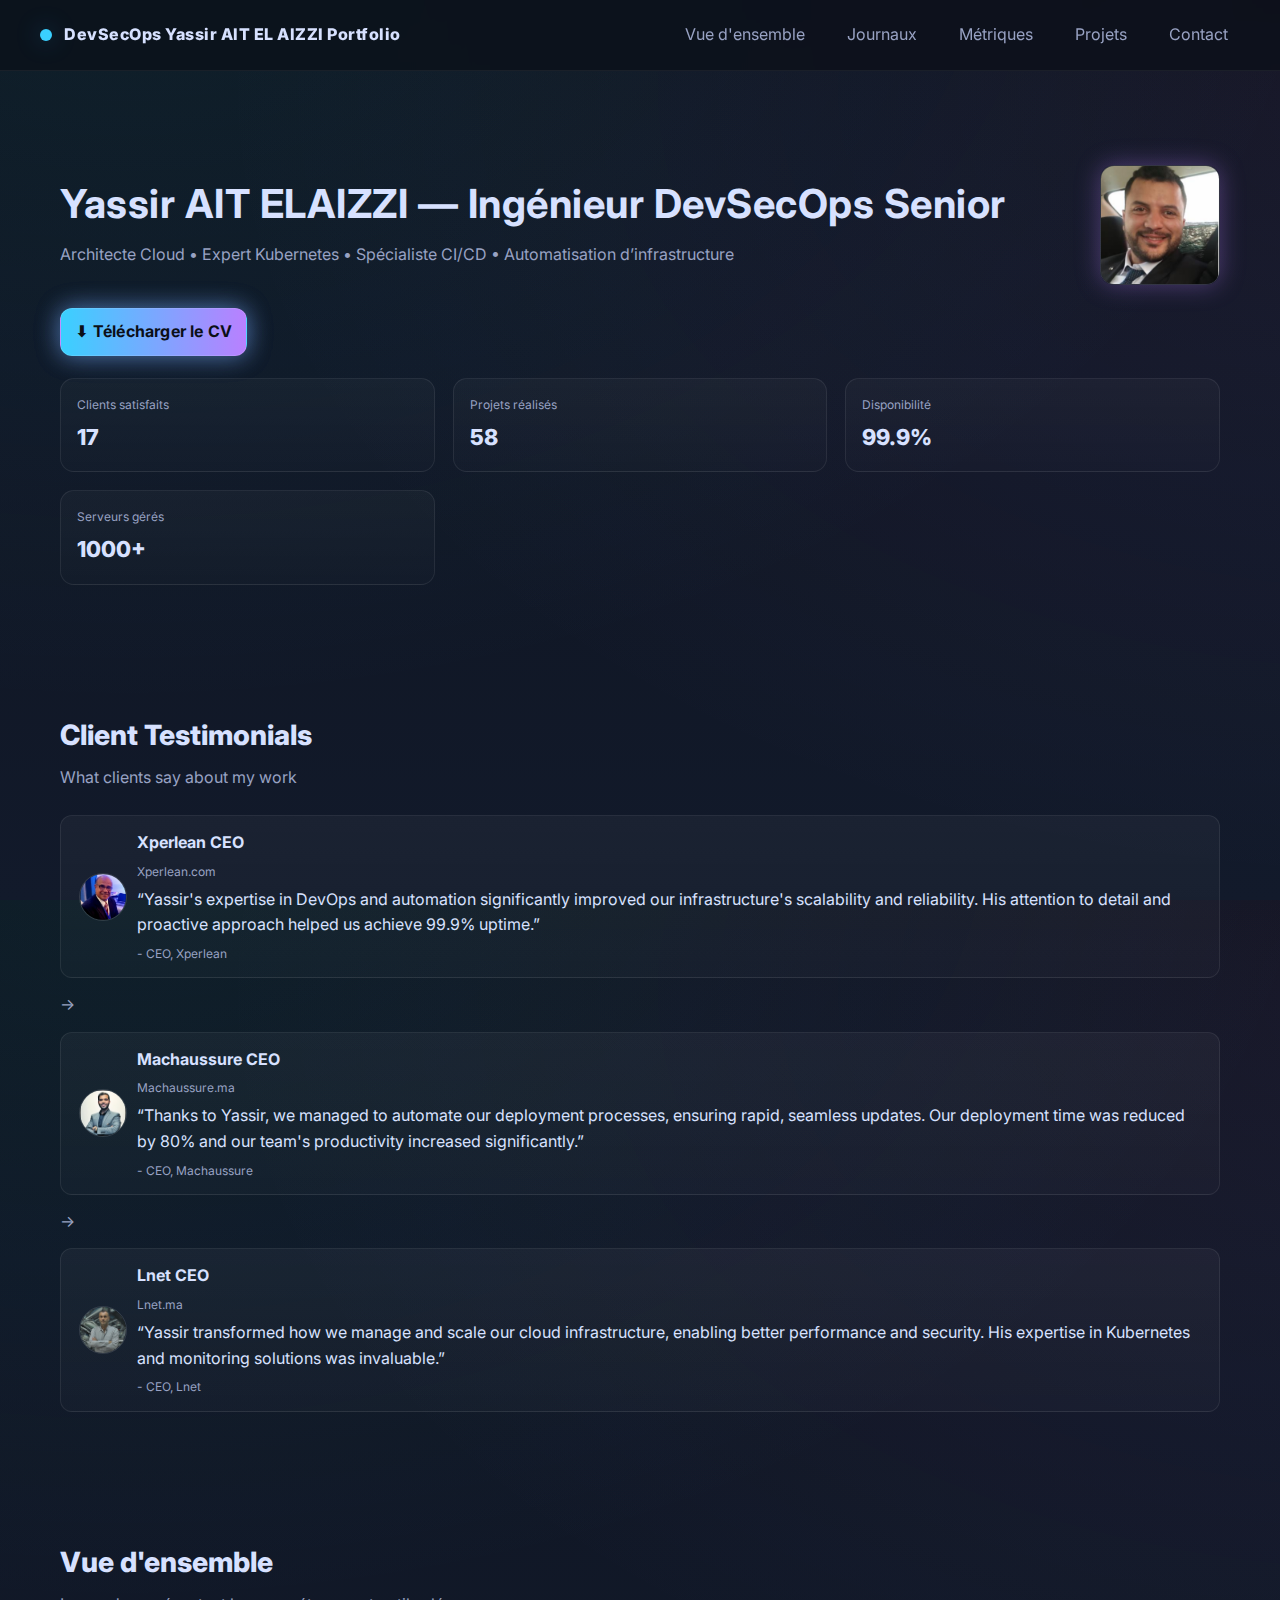
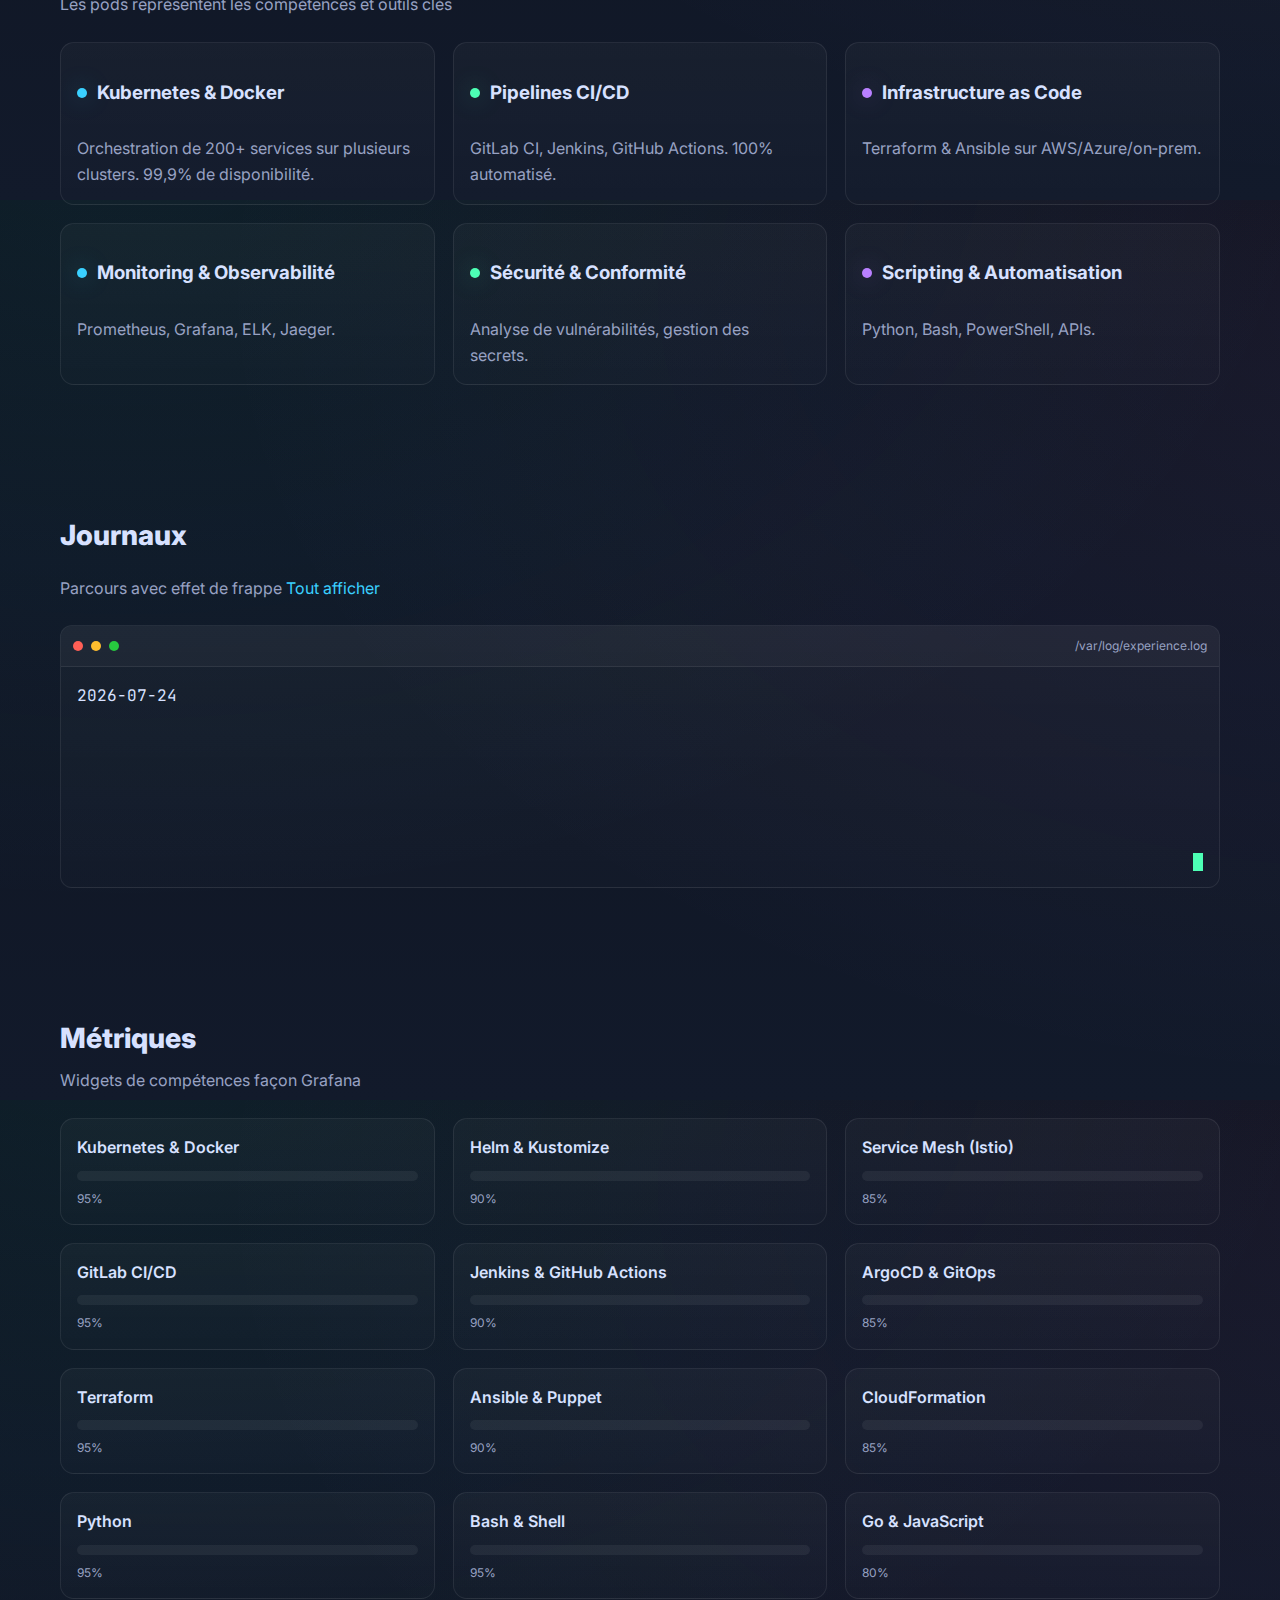
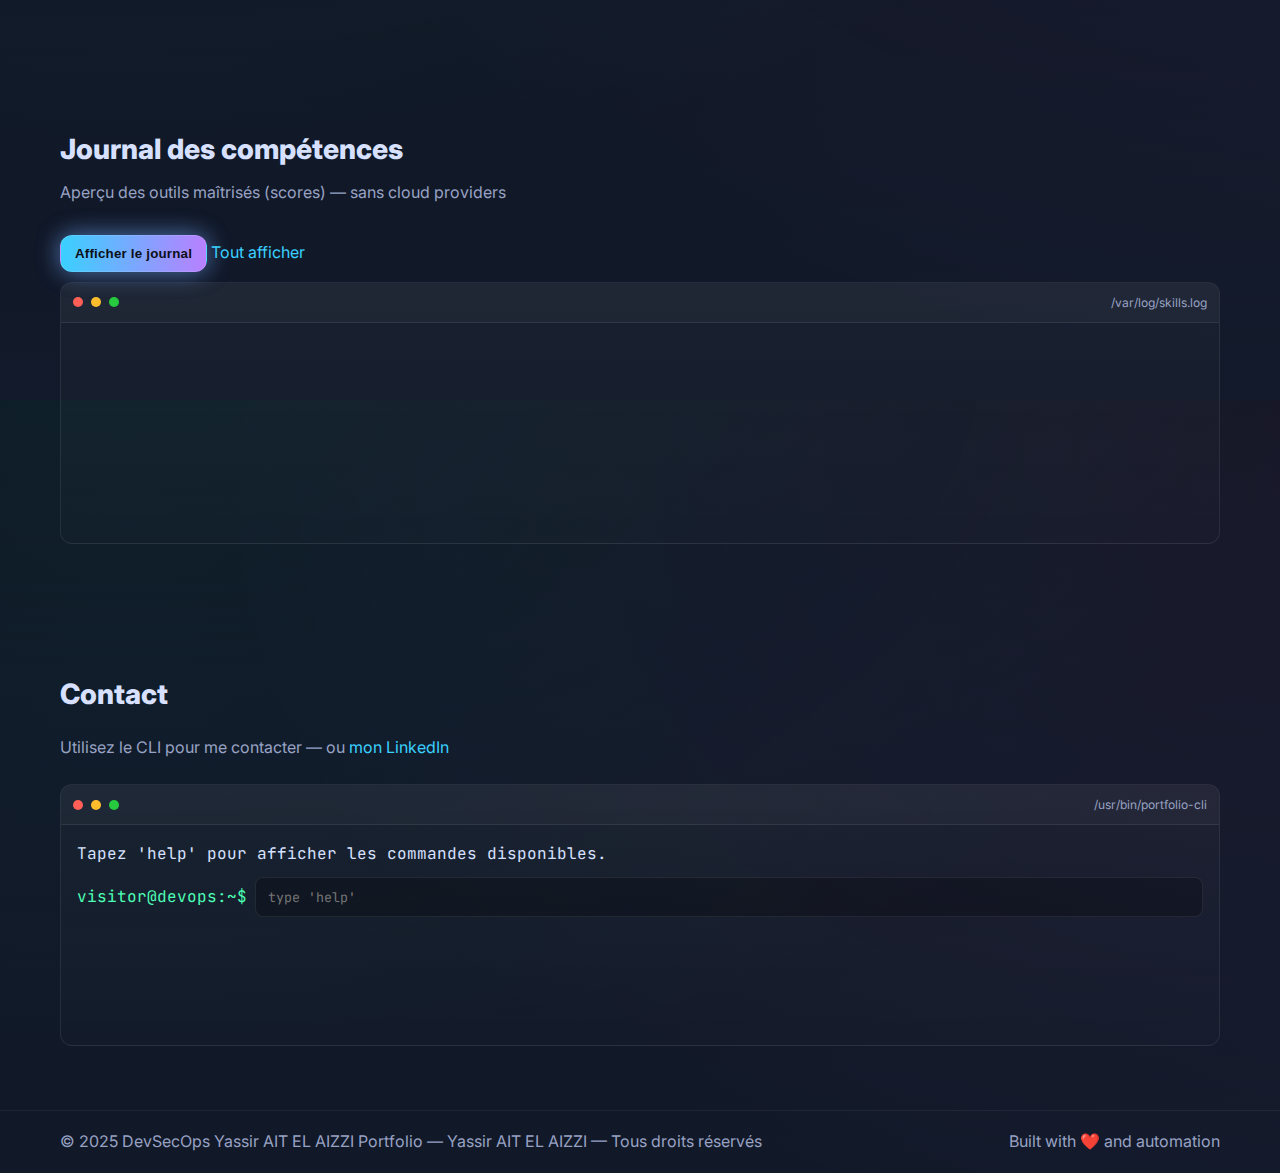
<file: index.html>
<!DOCTYPE html>
<html lang="en">
  <head>
    <meta charset="utf-8" />
    <meta name="viewport" content="width=device-width, initial-scale=1" />
    <title>DevSecOps Yassir AIT EL AIZZI Portfolio</title>
    <meta name="description" content="Modern DevSecOps dashboard-style portfolio with logs, metrics, and CLI contact." />

    <!-- Fonts -->
    <link rel="preconnect" href="https://fonts.googleapis.com" />
    <link rel="preconnect" href="https://fonts.gstatic.com" crossorigin />
    <link href="https://fonts.googleapis.com/css2?family=Inter:wght@300;400;600;800&family=JetBrains+Mono:wght@300;400;600&display=swap" rel="stylesheet" />

    <link rel="stylesheet" href="style.css" />
  </head>
  <body>
    <header class="navbar">
      <div class="container nav-inner">
        <div class="brand">
          <span class="logo-glow"></span>
          <span class="logo-text">DevSecOps Yassir AIT EL AIZZI Portfolio</span>
        </div>
        <button id="menu-toggle" class="hamburger" aria-label="Ouvrir le menu" aria-expanded="false" aria-controls="primary-nav">
          <span class="bar"></span>
          <span class="bar"></span>
          <span class="bar"></span>
        </button>
        <nav id="primary-nav" class="nav-links">
          <a href="#overview">Vue d'ensemble</a>
          <a href="#logs">Journaux</a>
          <a href="#metrics">Métriques</a>
          <a href="projects.html">Projets</a>
          <a href="#contact">Contact</a>
        </nav>
      </div>
    </header>

    <main>
      <!-- Hero / Intro -->
      <section class="hero section">
        <div class="container hero-inner">
          <div class="hero-header">
            <div class="hero-text">
              <h1>Yassir AIT ELAIZZI — Ingénieur DevSecOps Senior</h1>
              <p>Architecte Cloud • Expert Kubernetes • Spécialiste CI/CD • Automatisation d’infrastructure</p>
            </div>
            <div class="hero-profile">
              <img src="img/my image.png" alt="Yassir AIT ELAIZZI profile" />
            </div>
          </div>
          <p>
            <a class="btn-cta" href="cvdown/Yassir_devops.pdf" download>⬇ Télécharger le CV</a>
          </p>
          <div class="hero-stats">
            <div class="stat-card">
              <span class="stat-label">Clients satisfaits</span>
              <span class="stat-value" data-count="19">0</span>
            </div>
            <div class="stat-card">
              <span class="stat-label">Projets réalisés</span>
              <span class="stat-value" data-count="65">0</span>
            </div>
            <div class="stat-card">
              <span class="stat-label">Disponibilité</span>
              <span class="stat-value">99.9%</span>
            </div>
            <div class="stat-card">
              <span class="stat-label">Serveurs gérés</span>
              <span class="stat-value">1000+</span>
            </div>
          </div>
        </div>
      </section>

      <!-- Testimonials (pipeline style) -->
      <section id="testimonials" class="section">
        <div class="container">
          <h2 class="section-title">Client Testimonials</h2>
          <p class="section-subtitle">What clients say about my work</p>
          <div class="pipeline testimonials-pipeline">
            <div class="pipeline-step testi-step">
              <img class="testi-avatar" src="img/marouan.png" alt="Xperlean CEO" />
              <div class="testi-content">
                <div class="testi-title">Xperlean CEO</div>
                <div class="testi-company">Xperlean.com</div>
                <div class="testi-quote">“Yassir's expertise in DevOps and automation significantly improved our infrastructure's scalability and reliability. His attention to detail and proactive approach helped us achieve 99.9% uptime.”</div>
                <div class="testi-author">- CEO, Xperlean</div>
              </div>
            </div>
            <div class="pipeline-arrow">→</div>
            <div class="pipeline-step testi-step">
              <img class="testi-avatar" src="img/othman.png" alt="Machaussure CEO" />
              <div class="testi-content">
                <div class="testi-title">Machaussure CEO</div>
                <div class="testi-company">Machaussure.ma</div>
                <div class="testi-quote">“Thanks to Yassir, we managed to automate our deployment processes, ensuring rapid, seamless updates. Our deployment time was reduced by 80% and our team's productivity increased significantly.”</div>
                <div class="testi-author">- CEO, Machaussure</div>
              </div>
            </div>
            <div class="pipeline-arrow">→</div>
            <div class="pipeline-step testi-step">
              <img class="testi-avatar" src="img/stephan.png" alt="Lnet CEO" />
              <div class="testi-content">
                <div class="testi-title">Lnet CEO</div>
                <div class="testi-company">Lnet.ma</div>
                <div class="testi-quote">“Yassir transformed how we manage and scale our cloud infrastructure, enabling better performance and security. His expertise in Kubernetes and monitoring solutions was invaluable.”</div>
                <div class="testi-author">- CEO, Lnet</div>
              </div>
            </div>
          </div>
        </div>
      </section>

      <!-- Overview -->
      <section id="overview" class="section">
        <div class="container">
          <h2 class="section-title">Vue d'ensemble</h2>
          <p class="section-subtitle">Les pods représentent les compétences et outils clés</p>
          <div class="pods-grid">
            <article class="pod" data-tilt>
              <header class="pod-header">
                <span class="dot dot-blue"></span>
                <h3>Kubernetes & Docker</h3>
              </header>
              <div class="pod-body">Orchestration de 200+ services sur plusieurs clusters. 99,9% de disponibilité.</div>
              <div class="pod-overlay">Charts Helm, Kustomize, autoscaling, service mesh, gestion multi‑clusters.</div>
            </article>
            <article class="pod" data-tilt>
              <header class="pod-header">
                <span class="dot dot-green"></span>
                <h3>Pipelines CI/CD</h3>
              </header>
              <div class="pod-body">GitLab CI, Jenkins, GitHub Actions. 100% automatisé.</div>
              <div class="pod-overlay">Pipelines multi‑étapes, tests, scans, déploiements blue/green.</div>
            </article>
            <article class="pod" data-tilt>
              <header class="pod-header">
                <span class="dot dot-purple"></span>
                <h3>Infrastructure as Code</h3>
              </header>
              <div class="pod-body">Terraform & Ansible sur AWS/Azure/on‑prem.</div>
              <div class="pod-overlay">Modules, gestion d’état, rôles réutilisables, déploiements multi‑cloud.</div>
            </article>
            <article class="pod" data-tilt>
              <header class="pod-header">
                <span class="dot dot-blue"></span>
                <h3>Monitoring & Observabilité</h3>
              </header>
              <div class="pod-body">Prometheus, Grafana, ELK, Jaeger.</div>
              <div class="pod-overlay">Tableaux de bord, alertes, traçage, agrégation et analyse des logs.</div>
            </article>
            <article class="pod" data-tilt>
              <header class="pod-header">
                <span class="dot dot-green"></span>
                <h3>Sécurité & Conformité</h3>
              </header>
              <div class="pod-body">Analyse de vulnérabilités, gestion des secrets.</div>
              <div class="pod-overlay">Vault, contrôles de politique, automatisation SOC2/ISO27001.</div>
            </article>
            <article class="pod" data-tilt>
              <header class="pod-header">
                <span class="dot dot-purple"></span>
                <h3>Scripting & Automatisation</h3>
              </header>
              <div class="pod-body">Python, Bash, PowerShell, APIs.</div>
              <div class="pod-overlay">Scripts d’automatisation, administration système, webhooks & intégrations.</div>
            </article>
          </div>
        </div>
      </section>

      

      <!-- Logs -->
      <section id="logs" class="section">
        <div class="container">
          <h2 class="section-title">Journaux</h2>
          <p class="section-subtitle">Parcours avec effet de frappe <a id="logs-show-all" class="btn-link" href="#logs">Tout afficher</a></p>
          <div class="terminal">
            <div class="terminal-header">
              <span class="traffic traffic-red"></span>
              <span class="traffic traffic-yellow"></span>
              <span class="traffic traffic-green"></span>
              <span class="terminal-title">/var/log/experience.log</span>
            </div>
            <div class="terminal-body">
              <pre id="logs-output" class="mono"></pre>
              <span class="caret"></span>
            </div>
          </div>
        </div>
      </section>

      <!-- Metrics -->
      <section id="metrics" class="section">
        <div class="container">
          <h2 class="section-title">Métriques</h2>
          <p class="section-subtitle">Widgets de compétences façon Grafana</p>
          <div class="metrics-grid" id="metrics-grid"></div>
        </div>
      </section>

      <!-- Journal des compétences (recruteur) -->
      <section id="skills-journal" class="section">
        <div class="container">
          <h2 class="section-title">Journal des compétences</h2>
          <p class="section-subtitle">Aperçu des outils maîtrisés (scores) — sans cloud providers</p>
          <div class="deploy-actions">
            <button id="skills-show" class="btn-cta">Afficher le journal</button>
            <a id="skills-show-all" class="btn-link" href="#skills-journal">Tout afficher</a>
          </div>
          <div class="terminal" aria-live="polite">
            <div class="terminal-header">
              <span class="traffic traffic-red"></span>
              <span class="traffic traffic-yellow"></span>
              <span class="traffic traffic-green"></span>
              <span class="terminal-title">/var/log/skills.log</span>
            </div>
            <div class="terminal-body">
              <pre id="skills-logs" class="mono"></pre>
            </div>
          </div>
        </div>
      </section>

      <!-- Contact -->
      <section id="contact" class="section">
        <div class="container">
          <h2 class="section-title">Contact</h2>
          <p class="section-subtitle">Utilisez le CLI pour me contacter — ou <a class="btn-link" href="https://www.linkedin.com/in/yassiraitelaizzi/" target="_blank" rel="noopener">mon LinkedIn</a></p>
          <div class="terminal">
            <div class="terminal-header">
              <span class="traffic traffic-red"></span>
              <span class="traffic traffic-yellow"></span>
              <span class="traffic traffic-green"></span>
              <span class="terminal-title">/usr/bin/portfolio-cli</span>
            </div>
            <div class="terminal-body">
              <div id="cli-output" class="mono"></div>
              <div class="cli-input-line">
                <span class="prompt mono">visitor@devops:~$</span>
                <input id="cli-input" class="cli-input mono" type="text" autocomplete="off" placeholder="type 'help'" />
              </div>
            </div>
          </div>
        </div>
      </section>
    </main>

    <!-- Modal -->
    <div id="modal" class="modal hidden" role="dialog" aria-modal="true" aria-labelledby="modal-title">
      <div class="modal-backdrop" data-close></div>
      <div class="modal-content">
        <button class="modal-close" data-close aria-label="Close">✕</button>
        <h3 id="modal-title"></h3>
        <p id="modal-desc"></p>
        <a id="modal-link" href="#" target="_blank" rel="noopener" class="btn-link">Voir sur GitHub</a>
      </div>
    </div>

    <footer class="footer">
      <div class="container">
        <span>© 2025 DevSecOps Yassir AIT EL AIZZI Portfolio — Yassir AIT EL AIZZI — Tous droits réservés</span>
        <span class="footer-right">Built with ❤️ and automation</span>
      </div>
    </footer>

    <script src="script.js"></script>
  </body>
  </html>
</file>
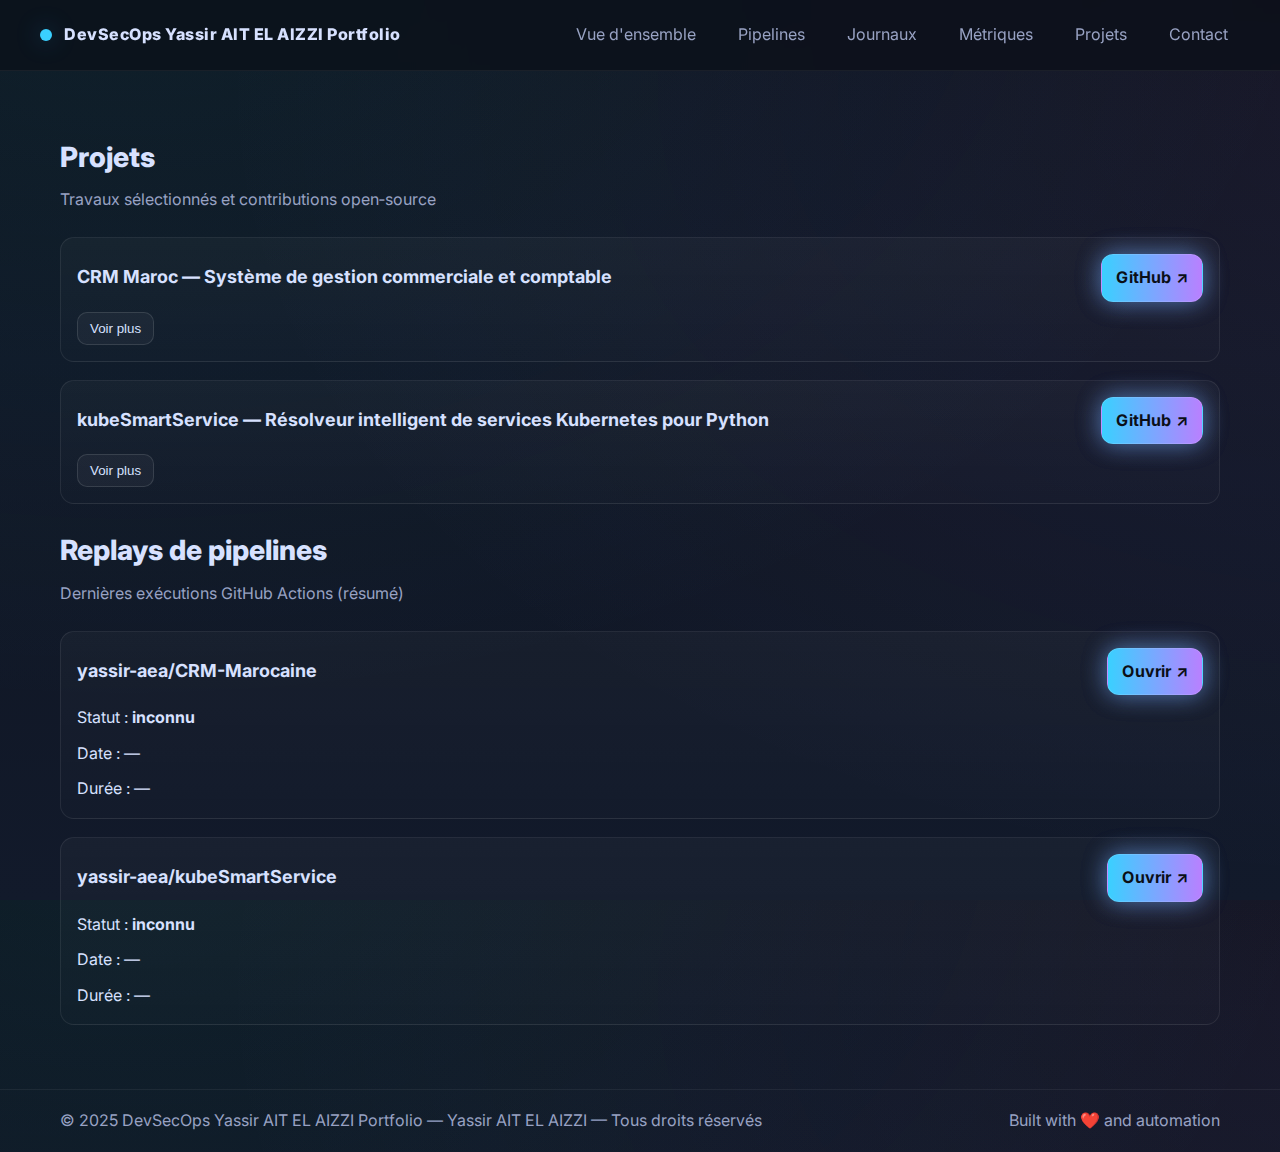
<file: projects.html>
<!DOCTYPE html>
<html lang="en">
  <head>
    <meta charset="utf-8" />
    <meta name="viewport" content="width=device-width, initial-scale=1" />
    <title>Projets • DevSecOps Yassir AIT EL AIZZI Portfolio</title>
    <link rel="preconnect" href="https://fonts.googleapis.com" />
    <link rel="preconnect" href="https://fonts.gstatic.com" crossorigin />
    <link href="https://fonts.googleapis.com/css2?family=Inter:wght@300;400;600;800&family=JetBrains+Mono:wght@300;400;600&display=swap" rel="stylesheet" />
    <link rel="stylesheet" href="style.css" />
  </head>
  <body>
    <header class="navbar">
      <div class="container nav-inner">
        <div class="brand">
          <span class="logo-glow"></span>
          <span class="logo-text">DevSecOps Yassir AIT EL AIZZI Portfolio</span>
        </div>
        <button id="menu-toggle" class="hamburger" aria-label="Ouvrir le menu" aria-expanded="false" aria-controls="primary-nav">
          <span class="bar"></span>
          <span class="bar"></span>
          <span class="bar"></span>
        </button>
        <nav id="primary-nav" class="nav-links">
          <a href="index.html#overview">Vue d'ensemble</a>
          <a href="index.html#pipelines">Pipelines</a>
          <a href="index.html#logs">Journaux</a>
          <a href="index.html#metrics">Métriques</a>
          <a href="projects.html" aria-current="page">Projets</a>
          <a href="index.html#contact">Contact</a>
        </nav>
      </div>
    </header>

    <main>
      <section class="section">
        <div class="container">
          <h1 class="section-title">Projets</h1>
          <p class="section-subtitle">Travaux sélectionnés et contributions open‑source</p>

          <div class="projects-grid">
            <article class="project-card">
              <header class="project-header">
                <div class="project-title">CRM Maroc — Système de gestion commerciale et comptable</div>
                <a class="btn-cta" href="https://github.com/yassir-aea/CRM-Marocaine" target="_blank" rel="noopener">GitHub ↗</a>
              </header>
              <div class="project-actions">
                <button class="project-toggle" data-target="#crm-details">Voir plus</button>
              </div>
              <div id="crm-details" class="project-details project-body">
                <p class="project-intro">Je partage mon projet complet de CRM, facturation et comptabilité TVA Maroc, pensé spécifiquement pour le contexte marocain et bâti sur Django 5 et des technologies modernes.</p>
                <ul class="project-bullets">
                  <li>Idéal pour les petites et moyennes entreprises</li>
                  <li>Multi‑entreprise, prêt à l’emploi et extensible</li>
                </ul>
                <div class="project-subtitle">Fonctionnalités :</div>
                <ul class="project-bullets">
                  <li>Devis, factures, avoirs (credit note)</li>
                  <li>Bons de commande et paiements</li>
                  <li>Gestion de la TVA</li>
                  <li>…</li>
                </ul>
                <div class="project-subtitle">Technologies :</div>
                <ul class="project-bullets">
                  <li>Django 5 + DRF, PostgreSQL</li>
                  <li>Redis + Celery pour les tâches asynchrones</li>
                  <li>HTMX pour une expérience moderne</li>
                  <li>WeasyPrint (PDF), MinIO (S3), Docker</li>
                </ul>
                <div class="project-subtitle">Expérience d’utilisation :</div>
                <ul class="project-bullets">
                  <li>Interface web moderne</li>
                  <li>Envoi d’emails + PDF avec code QR</li>
                  <li>Workflow avec approbation</li>
                  <li>Support multi‑entreprise</li>
                  <li>Open source</li>
                </ul>
                <p class="project-link-note">Dépôt : <a href="https://github.com/yassir-aea/CRM-Marocaine/tree/main" target="_blank" rel="noopener">GitHub/CRM-Marocaine</a></p>
              </div>
            </article>

            <article class="project-card">
              <header class="project-header">
                <div class="project-title">kubeSmartService — Résolveur intelligent de services Kubernetes pour Python</div>
                <a class="btn-cta" href="https://github.com/yassir-aea/kubeSmartService" target="_blank" rel="noopener">GitHub ↗</a>
              </header>
              <div class="project-actions">
                <button class="project-toggle" data-target="#kube-details">Voir plus</button>
              </div>
              <div id="kube-details" class="project-details project-body">
                <p class="project-intro">En tant que développeur DevOps, j’ai souvent rencontré des difficultés pour découvrir et superviser les services Kubernetes directement depuis mes applications Python.
                  Même si Kubernetes gère automatiquement le service discovery et le load‑balancing, il manque souvent une couche intelligente côté application pour choisir le pod le plus sain, effectuer un failover automatique et collecter des métriques précises.
                  C’est pour cela que j’ai développé kubeSmartService, une bibliothèque Python qui permet de :
                </p>
                <ul class="project-bullets">
                  <li>Effectuer une découverte intelligente des pods et services avec cache pour réduire les appels à l’API</li>
                  <li>Réaliser des health checks et un failover automatique si un pod est injoignable</li>
                  <li>Collecter des métriques simples : latence, pods actifs, nombre de bascules</li>
                  <li>Disposer d’un mode mock pour le développement local sans cluster</li>
                  <li>Initialiser au démarrage afin d’éviter les vérifications à chaque requête</li>
                </ul>
                <div class="project-subtitle">Installation</div>
                <pre class="code-block mono">pip3 install kubeSmartService</pre>
                <p class="project-link-note">🔗 Code source & README : <a href="https://github.com/yassir-aea/kubeSmartService" target="_blank" rel="noopener">github.com/yassir-aea/kubeSmartService</a></p>
              </div>
            </article>
          </div>

          <h2 class="section-title" style="margin-top:24px">Replays de pipelines</h2>
          <p class="section-subtitle">Dernières exécutions GitHub Actions (résumé)</p>
          <div id="pipeline-replays" class="projects-grid"></div>
        </div>
      </section>
    </main>

    <footer class="footer">
      <div class="container">
        <span>© 2025 DevSecOps Yassir AIT EL AIZZI Portfolio — Yassir AIT EL AIZZI — Tous droits réservés</span>
        <span class="footer-right">Built with ❤️ and automation</span>
      </div>
    </footer>
    <script src="script.js"></script>
  </body>
  </html>
</file>
<file: style.css>
/* Theme */
:root {
  --bg-0: #0b0f17;
  --bg-1: #0f1522;
  --bg-2: #121a2b;
  --text: #d7e1ff;
  --muted: #98a2c3;
  --blue: #3ad0ff;
  --green: #4dffb5;
  --purple: #b980ff;
  --pink: #ff79c6;
  --shadow-blue: 0 0 24px rgba(58, 208, 255, 0.35);
  --shadow-green: 0 0 24px rgba(77, 255, 181, 0.35);
  --shadow-purple: 0 0 24px rgba(185, 128, 255, 0.35);
  --radius: 14px;
}

* {
  box-sizing: border-box;
}

html, body {
  height: 100%;
}

body {
  margin: 0;
  color: var(--text);
  background: radial-gradient(1200px 800px at 10% -10%, rgba(58, 208, 255, 0.09), transparent),
              radial-gradient(1200px 800px at 110% 10%, rgba(185, 128, 255, 0.08), transparent),
              linear-gradient(180deg, var(--bg-0), var(--bg-1) 40%, var(--bg-2));
  font-family: Inter, system-ui, -apple-system, Segoe UI, Roboto, Helvetica, Arial, "Apple Color Emoji", "Segoe UI Emoji";
  line-height: 1.6;
  scroll-behavior: smooth;
}

.container {
  width: 100%;
  max-width: 1200px;
  margin: 0 auto;
  padding: 0 20px;
}

/* Navbar */
.navbar {
  position: sticky;
  top: 0;
  z-index: 50;
  background: rgba(10, 14, 23, 0.7);
  backdrop-filter: blur(10px);
  border-bottom: 1px solid rgba(255, 255, 255, 0.06);
}
.nav-inner {
  display: flex;
  align-items: center;
  justify-content: space-between;
  padding: 14px 0;
}
.brand {
  display: flex;
  align-items: center;
  gap: 12px;
  position: relative;
}
.logo-glow {
  width: 12px;
  height: 12px;
  border-radius: 50%;
  background: var(--blue);
  box-shadow: var(--shadow-blue);
}
.logo-text {
  font-weight: 800;
  letter-spacing: 0.5px;
}
.nav-links {
  display: flex;
  gap: 18px;
}
.nav-links a {
  color: var(--muted);
  text-decoration: none;
  padding: 8px 12px;
  border-radius: 10px;
  transition: color 200ms ease, background 200ms ease, box-shadow 200ms ease;
}
.nav-links a:hover {
  color: var(--text);
  background: rgba(255, 255, 255, 0.04);
  box-shadow: var(--shadow-purple);
}

/* Sections */
.section {
  padding: 64px 0;
}
.section-title {
  margin: 0 0 8px 0;
  font-size: 28px;
  font-weight: 800;
}
.section-subtitle {
  margin: 0 0 24px 0;
  color: var(--muted);
}

/* Hero */
.hero-inner {
  padding-top: 18px;
}
.hero-header { display: flex; align-items: center; justify-content: space-between; gap: 16px; }
.hero-text { flex: 1; }
.hero h1 {
  margin: 0 0 6px 0;
  font-size: 40px;
  letter-spacing: 0.5px;
}
.hero p {
  margin: 0 0 22px 0;
  color: var(--muted);
}
.hero-profile img { width: 120px; height: 120px; border-radius: 14px; object-fit: cover; border: 1px solid rgba(255,255,255,0.12); box-shadow: var(--shadow-purple); margin: 12px 0 16px; }
.hero-stats {
  display: grid;
  grid-template-columns: repeat(3, minmax(0, 1fr));
  gap: 18px;
}
.stat-card {
  background: linear-gradient(180deg, rgba(255, 255, 255, 0.03), rgba(255, 255, 255, 0.01));
  border: 1px solid rgba(255, 255, 255, 0.08);
  border-radius: var(--radius);
  padding: 16px;
  display: flex;
  flex-direction: column;
  gap: 6px;
}
.stat-label { color: var(--muted); font-size: 12px; }
.stat-value { font-size: 22px; font-weight: 800; }

/* Pods Grid */
.pods-grid {
  display: grid;
  grid-template-columns: repeat(3, minmax(0, 1fr));
  gap: 18px;
}
.pod {
  position: relative;
  background: linear-gradient(180deg, rgba(255, 255, 255, 0.03), rgba(255, 255, 255, 0.01));
  border: 1px solid rgba(255, 255, 255, 0.08);
  border-radius: var(--radius);
  padding: 16px;
  min-height: 140px;
  overflow: hidden;
  transform-style: preserve-3d;
  transition: transform 250ms ease, box-shadow 250ms ease, border-color 250ms ease;
}
.pod:hover {
  transform: translateY(-4px);
  box-shadow: var(--shadow-blue), var(--shadow-purple);
  border-color: rgba(255, 255, 255, 0.16);
}
.pod-header {
  display: flex;
  align-items: center;
  gap: 10px;
  margin-bottom: 10px;
}
.dot { width: 10px; height: 10px; border-radius: 50%; display: inline-block; }
.dot-blue { background: var(--blue); box-shadow: var(--shadow-blue); }
.dot-green { background: var(--green); box-shadow: var(--shadow-green); }
.dot-purple { background: var(--purple); box-shadow: var(--shadow-purple); }
.pod-body { color: var(--muted); }
.pod-overlay {
  position: absolute;
  inset: 0;
  padding: 16px;
  background: linear-gradient(180deg, rgba(20, 30, 50, 0.9), rgba(10, 16, 28, 0.92));
  border: 1px solid rgba(255, 255, 255, 0.08);
  backdrop-filter: blur(2px);
  opacity: 0;
  transform: translateY(12px);
  transition: opacity 250ms ease, transform 250ms ease;
}
.pod:hover .pod-overlay { opacity: 1; transform: translateY(0); }

/* Pipeline */
.pipeline {
  display: flex;
  align-items: center;
  gap: 14px;
  flex-wrap: wrap;
}
.pipeline-step {
  display: flex;
  align-items: center;
  gap: 10px;
  padding: 14px 18px;
  background: linear-gradient(180deg, rgba(255, 255, 255, 0.04), rgba(255, 255, 255, 0.02));
  border: 1px solid rgba(255, 255, 255, 0.08);
  border-radius: 12px;
  cursor: pointer;
  user-select: none;
  transition: transform 200ms ease, box-shadow 200ms ease, border-color 200ms ease;
}
.pipeline-step:hover { transform: translateY(-2px); box-shadow: var(--shadow-green); border-color: rgba(255,255,255,0.16); }
.pipeline-arrow { color: var(--muted); }

/* Testimonials pipeline styling */
.testimonials-pipeline { align-items: stretch; }
.testi-step { cursor: default; min-width: 260px; max-width: 100%; }
.testi-avatar { width: 48px; height: 48px; border-radius: 50%; object-fit: cover; border: 1px solid rgba(255,255,255,0.12); }
.testi-content { display: grid; gap: 6px; }
.testi-title { font-weight: 700; }
.testi-company { color: var(--muted); font-size: 12px; }
.testi-quote { color: var(--text); }
.testi-quote { word-break: break-word; overflow-wrap: anywhere; }
.testi-author { color: var(--muted); font-size: 12px; }

/* Terminal */
.terminal {
  border-radius: 12px;
  overflow: hidden;
  border: 1px solid rgba(255, 255, 255, 0.08);
  background: linear-gradient(180deg, rgba(255, 255, 255, 0.03), rgba(255, 255, 255, 0.01));
  max-width: 100%;
}
.terminal-header {
  display: flex;
  align-items: center;
  gap: 8px;
  border-bottom: 1px solid rgba(255, 255, 255, 0.08);
  padding: 10px 12px;
  background: rgba(255, 255, 255, 0.03);
}
.traffic { width: 10px; height: 10px; border-radius: 50%; display: inline-block; }
.traffic-red { background: #ff5f56; }
.traffic-yellow { background: #ffbd2e; }
.traffic-green { background: #27c93f; }
.terminal-title { margin-left: auto; color: var(--muted); font-size: 12px; }
.terminal-body { position: relative; padding: 16px; min-height: 220px; overflow: auto; }
.mono { font-family: "JetBrains Mono", ui-monospace, SFMono-Regular, Menlo, Monaco, Consolas, "Liberation Mono", "Courier New", monospace; }
.mono { white-space: pre-wrap; word-break: break-word; overflow-wrap: anywhere; }
pre { margin: 0; }
.mono { white-space: pre-wrap; word-break: break-word; }
.caret {
  position: absolute;
  width: 10px; height: 18px; background: var(--green);
  right: 16px; bottom: 16px;
  animation: blink 1s steps(2, start) infinite;
}
@keyframes blink { 50% { opacity: 0; } }

/* Testimonials */
.testimonials-grid { display: grid; grid-template-columns: repeat(3, minmax(0,1fr)); gap: 18px; }
.testimonial-card { display: flex; gap: 12px; padding: 14px; border: 1px solid rgba(255,255,255,0.08); border-radius: 12px; background: linear-gradient(180deg, rgba(255,255,255,0.03), rgba(255,255,255,0.01)); }
.testimonial-image { width: 72px; height: 72px; border-radius: 50%; object-fit: cover; border: 1px solid rgba(255,255,255,0.12); }
.testimonial-body { display: flex; flex-direction: column; gap: 6px; }
.testimonial-name { margin: 0; }
.testimonial-text { margin: 0; color: var(--muted); }
.testimonial-author { color: var(--muted); font-size: 12px; }

/* Projects */
.projects-grid { display: grid; grid-template-columns: 1fr; gap: 18px; }
.project-card { padding: 16px; border: 1px solid rgba(255,255,255,0.08); border-radius: 14px; background: linear-gradient(180deg, rgba(255,255,255,0.03), rgba(255,255,255,0.01)); }
.project-header { display: flex; align-items: center; justify-content: space-between; gap: 12px; margin-bottom: 10px; }
.project-title { font-weight: 700; font-size: 18px; }
.project-body { display: grid; gap: 10px; }
.project-subtitle { font-weight: 600; }
.project-bullets { margin: 0; padding-left: 18px; color: var(--muted); }
.project-link-note { color: var(--muted); }

/* RTL helpers */
.rtl { direction: rtl; text-align: right; }
.rtl .project-bullets { padding-right: 18px; padding-left: 0; }

/* Collapsible project details */
.project-actions { margin-top: 8px; }
.project-toggle {
  display: inline-flex; align-items: center; gap: 8px;
  padding: 8px 12px; border-radius: 10px;
  border: 1px solid rgba(255,255,255,0.12);
  background: rgba(255,255,255,0.04);
  color: var(--text); text-decoration: none; cursor: pointer;
  transition: transform 150ms ease, background 150ms ease, box-shadow 200ms ease;
}
.project-toggle:hover { transform: translateY(-1px); box-shadow: var(--shadow-purple); }
.project-details { max-height: 0; overflow: hidden; opacity: 0; transition: max-height 400ms cubic-bezier(.4,0,.2,1), opacity 300ms ease; }
.project-details.open { max-height: 1200px; opacity: 1; }

/* Code blocks */
.code-block { background: rgba(0,0,0,0.25); border: 1px solid rgba(255,255,255,0.08); border-radius: 8px; padding: 12px; }

/* Metrics */
.metrics-grid {
  display: grid;
  grid-template-columns: repeat(3, minmax(0, 1fr));
  gap: 18px;
}
.metric-card {
  padding: 16px;
  background: linear-gradient(180deg, rgba(255, 255, 255, 0.03), rgba(255, 255, 255, 0.01));
  border: 1px solid rgba(255, 255, 255, 0.08);
  border-radius: var(--radius);
}
.metric-header { font-weight: 600; margin-bottom: 10px; }
.progress { position: relative; height: 10px; background: rgba(255,255,255,0.06); border-radius: 999px; overflow: hidden; }
.progress-bar {
  position: absolute; left: 0; top: 0; height: 100%; width: 0%;
  background: linear-gradient(90deg, var(--blue), var(--purple));
  box-shadow: var(--shadow-blue);
  transition: width 900ms cubic-bezier(.4,0,.2,1);
}
.progress-label { margin-top: 8px; color: var(--muted); font-size: 12px; }
.deploy-actions { margin-bottom: 10px; }
#deploy-logs { min-height: 120px; }
#deploy-progress { margin-top: 12px; }

/* CLI */
.cli-input-line { display: flex; align-items: center; gap: 8px; margin-top: 10px; }
.prompt { color: var(--green); }
.cli-input {
  flex: 1;
  background: rgba(0,0,0,0.25);
  color: var(--text);
  border: 1px solid rgba(255,255,255,0.08);
  border-radius: 8px;
  padding: 10px 12px;
  outline: none;
  transition: border-color 200ms ease, box-shadow 200ms ease;
}
.cli-input:focus { border-color: rgba(255,255,255,0.2); box-shadow: var(--shadow-green); }

/* CLI Help Styling */
.cli-help { margin-top: 6px; }
.cli-help-title { color: var(--text); font-weight: 600; margin-bottom: 6px; }
.cli-list { list-style: none; padding: 0; margin: 0; display: grid; gap: 6px; }
.cli-item { display: grid; grid-template-columns: 140px auto; gap: 10px; align-items: baseline; }
.cli-cmd { color: var(--green); font-family: "JetBrains Mono", ui-monospace, monospace; }
.cli-desc { color: var(--muted); }

/* Modal */
.modal.hidden { display: none; }
.modal { position: fixed; inset: 0; z-index: 100; }
.modal-backdrop { position: absolute; inset: 0; background: rgba(0,0,0,0.5); backdrop-filter: blur(3px); }
.modal-content {
  position: relative; z-index: 10; max-width: 560px; margin: 80px auto; padding: 20px;
  background: linear-gradient(180deg, rgba(255,255,255,0.04), rgba(255,255,255,0.02));
  border: 1px solid rgba(255,255,255,0.1);
  border-radius: 14px;
  box-shadow: var(--shadow-purple);
}
.modal-close { position: absolute; right: 10px; top: 10px; background: transparent; border: none; color: var(--muted); font-size: 20px; cursor: pointer; }
.btn-link { display: inline-block; margin-top: 10px; color: var(--blue); text-decoration: none; }
.btn-link:hover { text-decoration: underline; }

/* CTA Button */
.btn-cta {
  display: inline-flex;
  align-items: center;
  gap: 8px;
  padding: 10px 14px;
  border-radius: 12px;
  border: 1px solid rgba(255,255,255,0.12);
  background: linear-gradient(90deg, var(--blue), var(--purple));
  color: #0b0f17;
  font-weight: 700;
  letter-spacing: 0.2px;
  text-decoration: none;
  box-shadow: var(--shadow-blue), var(--shadow-purple);
  transition: transform 150ms ease, box-shadow 200ms ease, filter 200ms ease;
}
.btn-cta:hover { transform: translateY(-1px); filter: brightness(1.05); }
.btn-cta:active { transform: translateY(0); filter: brightness(0.98); }
.btn-cta:focus-visible { outline: 2px solid var(--green); outline-offset: 2px; }

/* Footer */
.footer { border-top: 1px solid rgba(255,255,255,0.06); padding: 18px 0; color: var(--muted); }
.footer .container { display: flex; align-items: center; justify-content: space-between; }

/* Utilities */
@media (max-width: 1024px) {
  .pods-grid, .metrics-grid { grid-template-columns: repeat(2, minmax(0, 1fr)); }
  .hero-stats { grid-template-columns: 1fr; }
}
.hamburger { display: none; background: transparent; border: none; cursor: pointer; padding: 8px; margin-left: auto; }
.hamburger .bar { display: block; width: 22px; height: 2px; background: var(--text); margin: 4px 0; border-radius: 2px; }

@media (max-width: 640px) {
  .pods-grid, .metrics-grid { grid-template-columns: 1fr; }
  .hamburger { display: inline-block; }
  .nav-links { position: absolute; top: 52px; right: 20px; left: 20px; flex-direction: column; gap: 10px; background: rgba(10,14,23,0.95); padding: 12px; border-radius: 12px; border: 1px solid rgba(255,255,255,0.08); display: none; }
  .nav-links.open { display: flex; }
  .pipeline { gap: 10px; }
  .hero-header { flex-direction: column-reverse; align-items: flex-start; }
  .hero h1 { font-size: 28px; }
  .hero-profile img { width: 96px; height: 96px; }
  .terminal-body { max-height: 320px; }
  pre.mono { font-size: 12px; }
  .testimonials-pipeline { flex-direction: column; gap: 12px; align-items: stretch; }
  .pipeline-arrow { display: none; }
  .project-header { flex-direction: column; align-items: flex-start; gap: 8px; }
  .cli-input-line { flex-wrap: wrap; }
  .cli-input { width: 100%; }
}

/* Nice scrollbar */
::-webkit-scrollbar { width: 10px; height: 10px; }
::-webkit-scrollbar-thumb { background: rgba(255,255,255,0.08); border-radius: 8px; }
::-webkit-scrollbar-track { background: rgba(255,255,255,0.03); }
</file>
